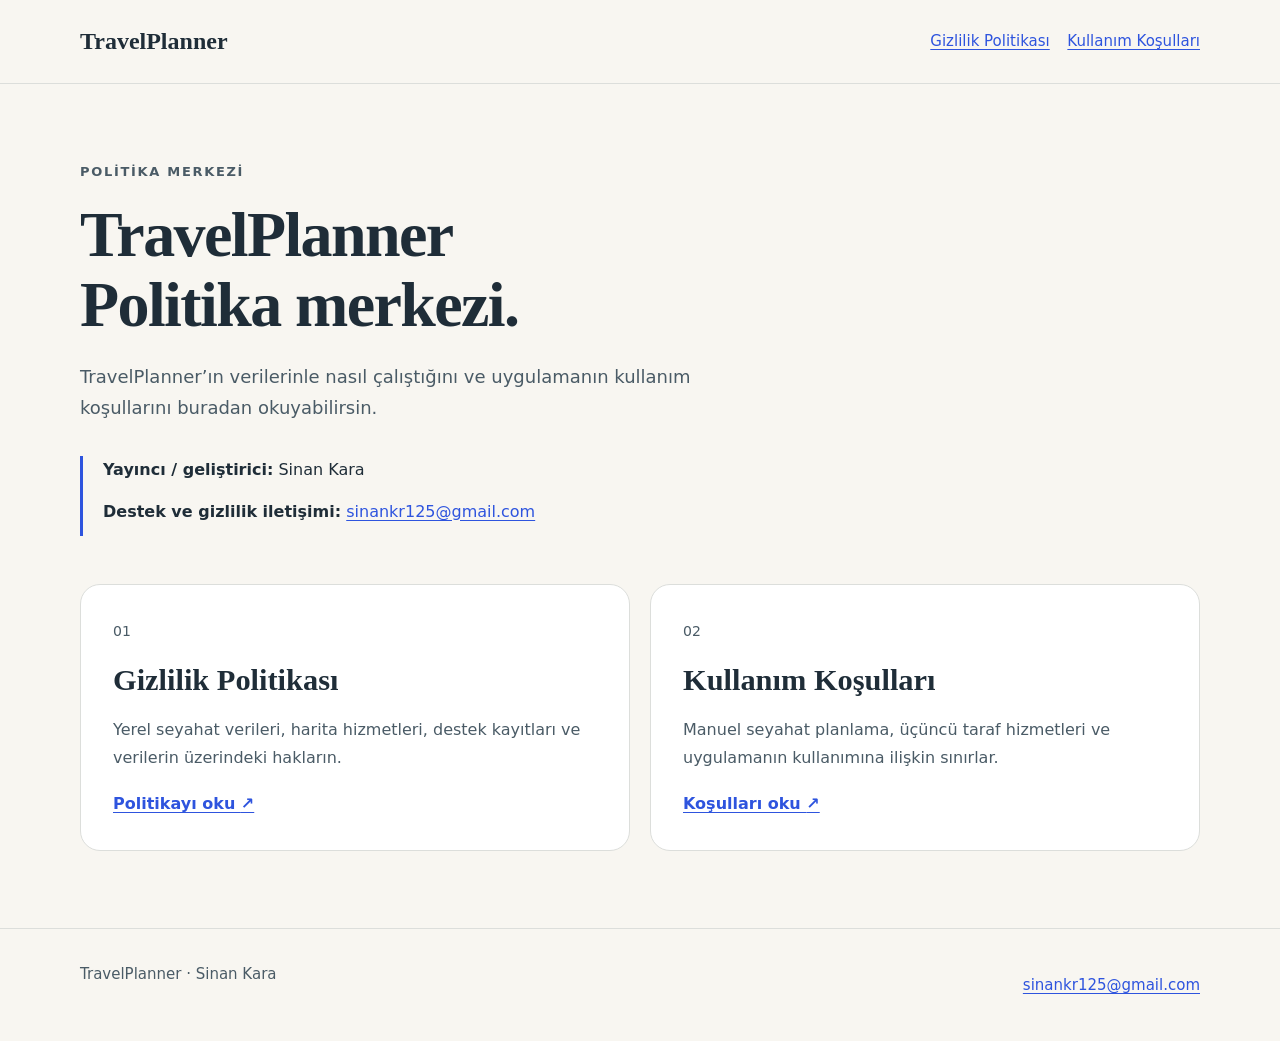
<file: index.html>
<!doctype html>
<html lang="tr">
<head>
  <meta charset="utf-8">
  <meta name="viewport" content="width=device-width, initial-scale=1">
  <meta name="description" content="TravelPlanner gizlilik politikası, kullanım koşulları ve yayıncı iletişim bilgileri.">
  <meta http-equiv="Content-Security-Policy" content="default-src 'none'; style-src 'self'; base-uri 'none'; form-action 'none'">
  <meta name="referrer" content="no-referrer">
  <title>Politika merkezi · TravelPlanner</title>
  <link rel="stylesheet" href="styles.css">
</head>
<body>
  <a class="skip-link" href="#icerik">İçeriğe geç</a>
  <header class="site-header">
    <div class="container header-inner">
      <a class="brand" href="./" aria-label="TravelPlanner politika merkezi">TravelPlanner</a>
      <nav class="site-nav" aria-label="Ana gezinme">
        <a href="privacy/">Gizlilik Politikası</a>
        <a href="terms/">Kullanım Koşulları</a>
      </nav>
    </div>
  </header>
  <main id="icerik" class="container" tabindex="-1">
    <p class="eyebrow">Politika merkezi</p>
    <h1>TravelPlanner<br>Politika merkezi.</h1>
    <p class="intro">TravelPlanner’ın verilerinle nasıl çalıştığını ve uygulamanın kullanım koşullarını buradan okuyabilirsin.</p>
    <address class="identity">
      <p><strong>Yayıncı / geliştirici:</strong> Sinan Kara</p>
      <p><strong>Destek ve gizlilik iletişimi:</strong> <a href="mailto:sinankr125@gmail.com">sinankr125@gmail.com</a></p>
    </address>
    <div class="policy-cards">
      <a class="policy-card" href="privacy/" aria-labelledby="privacy-card-title" aria-describedby="privacy-card-description">
        <span class="card-number" aria-hidden="true">01</span>
        <h2 id="privacy-card-title">Gizlilik Politikası</h2>
        <p id="privacy-card-description">Yerel seyahat verileri, harita hizmetleri, destek kayıtları ve verilerin üzerindeki hakların.</p>
        <span class="card-action">Politikayı oku <span aria-hidden="true">↗</span></span>
      </a>
      <a class="policy-card" href="terms/" aria-labelledby="terms-card-title" aria-describedby="terms-card-description">
        <span class="card-number" aria-hidden="true">02</span>
        <h2 id="terms-card-title">Kullanım Koşulları</h2>
        <p id="terms-card-description">Manuel seyahat planlama, üçüncü taraf hizmetleri ve uygulamanın kullanımına ilişkin sınırlar.</p>
        <span class="card-action">Koşulları oku <span aria-hidden="true">↗</span></span>
      </a>
    </div>
  </main>
  <footer class="site-footer">
    <div class="container footer-inner">
      <p>TravelPlanner · Sinan Kara</p>
      <a href="mailto:sinankr125@gmail.com">sinankr125@gmail.com</a>
    </div>
  </footer>
</body>
</html>
</file>
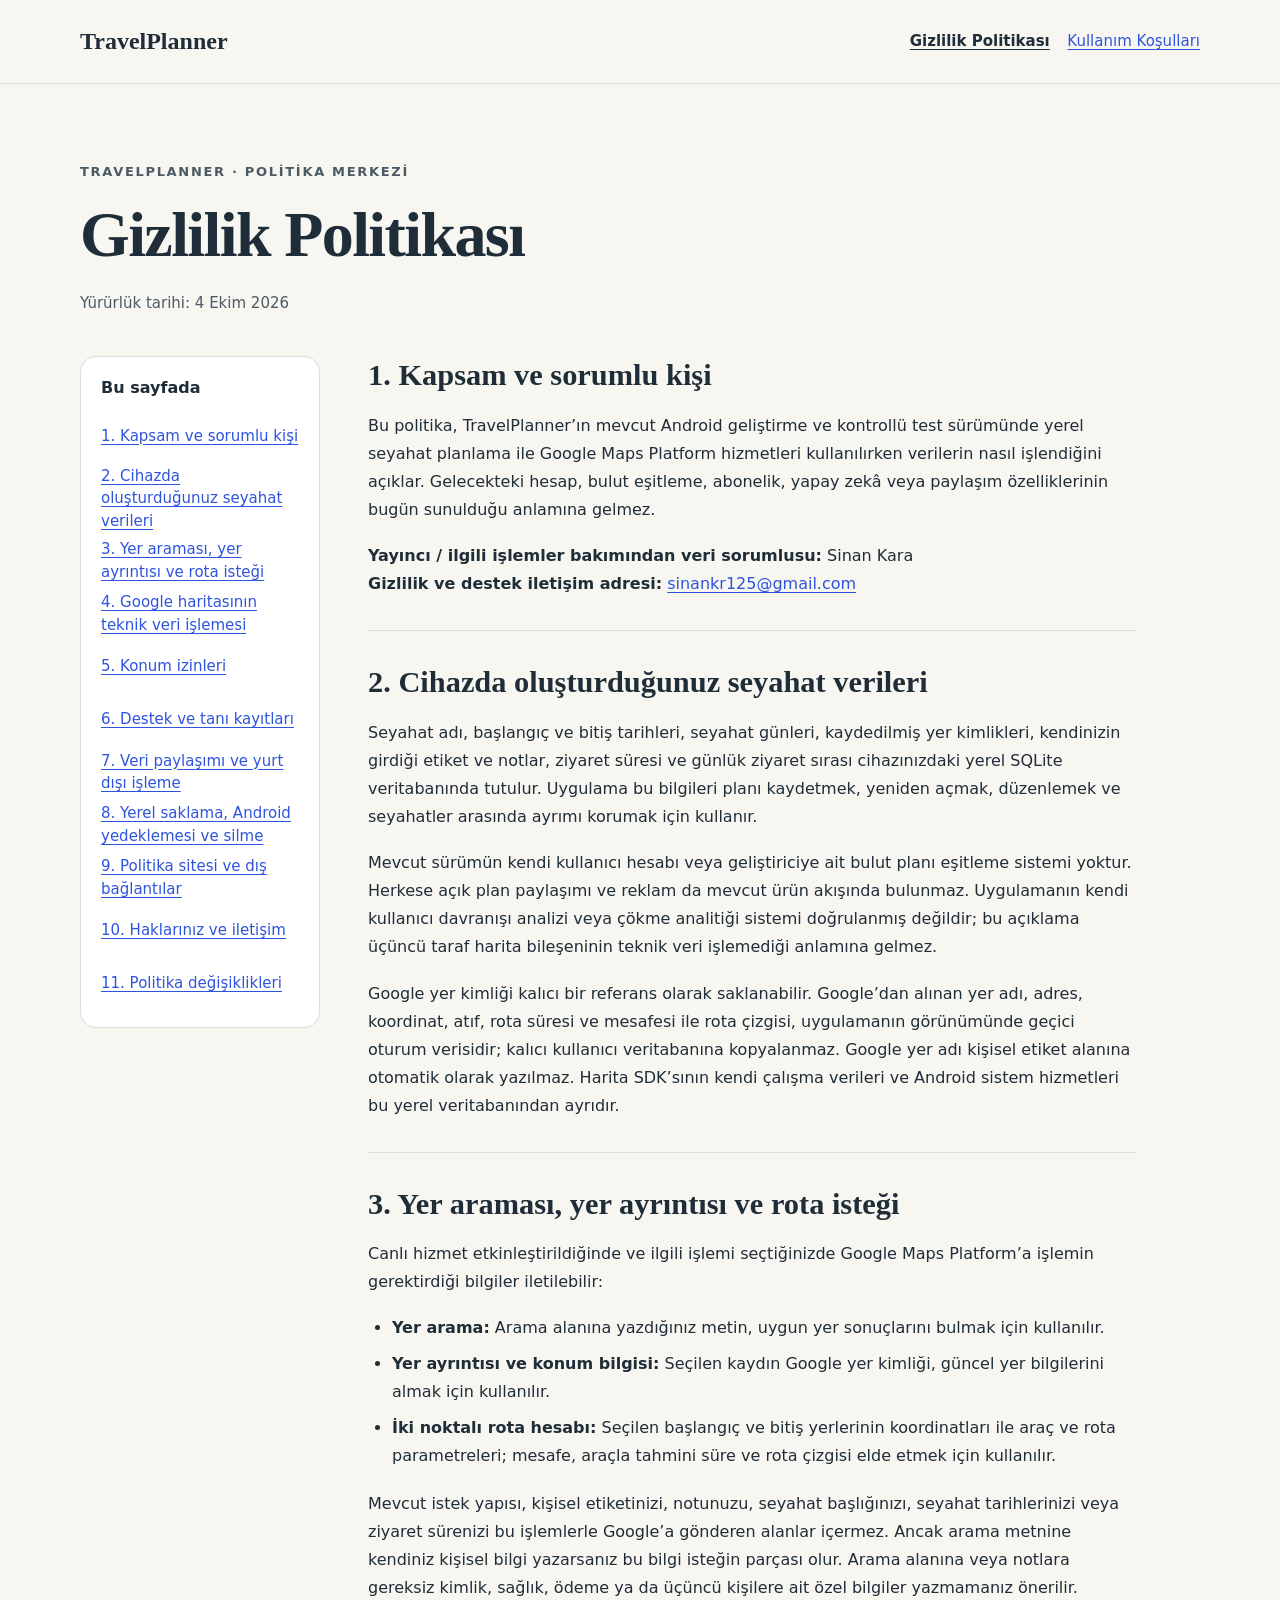
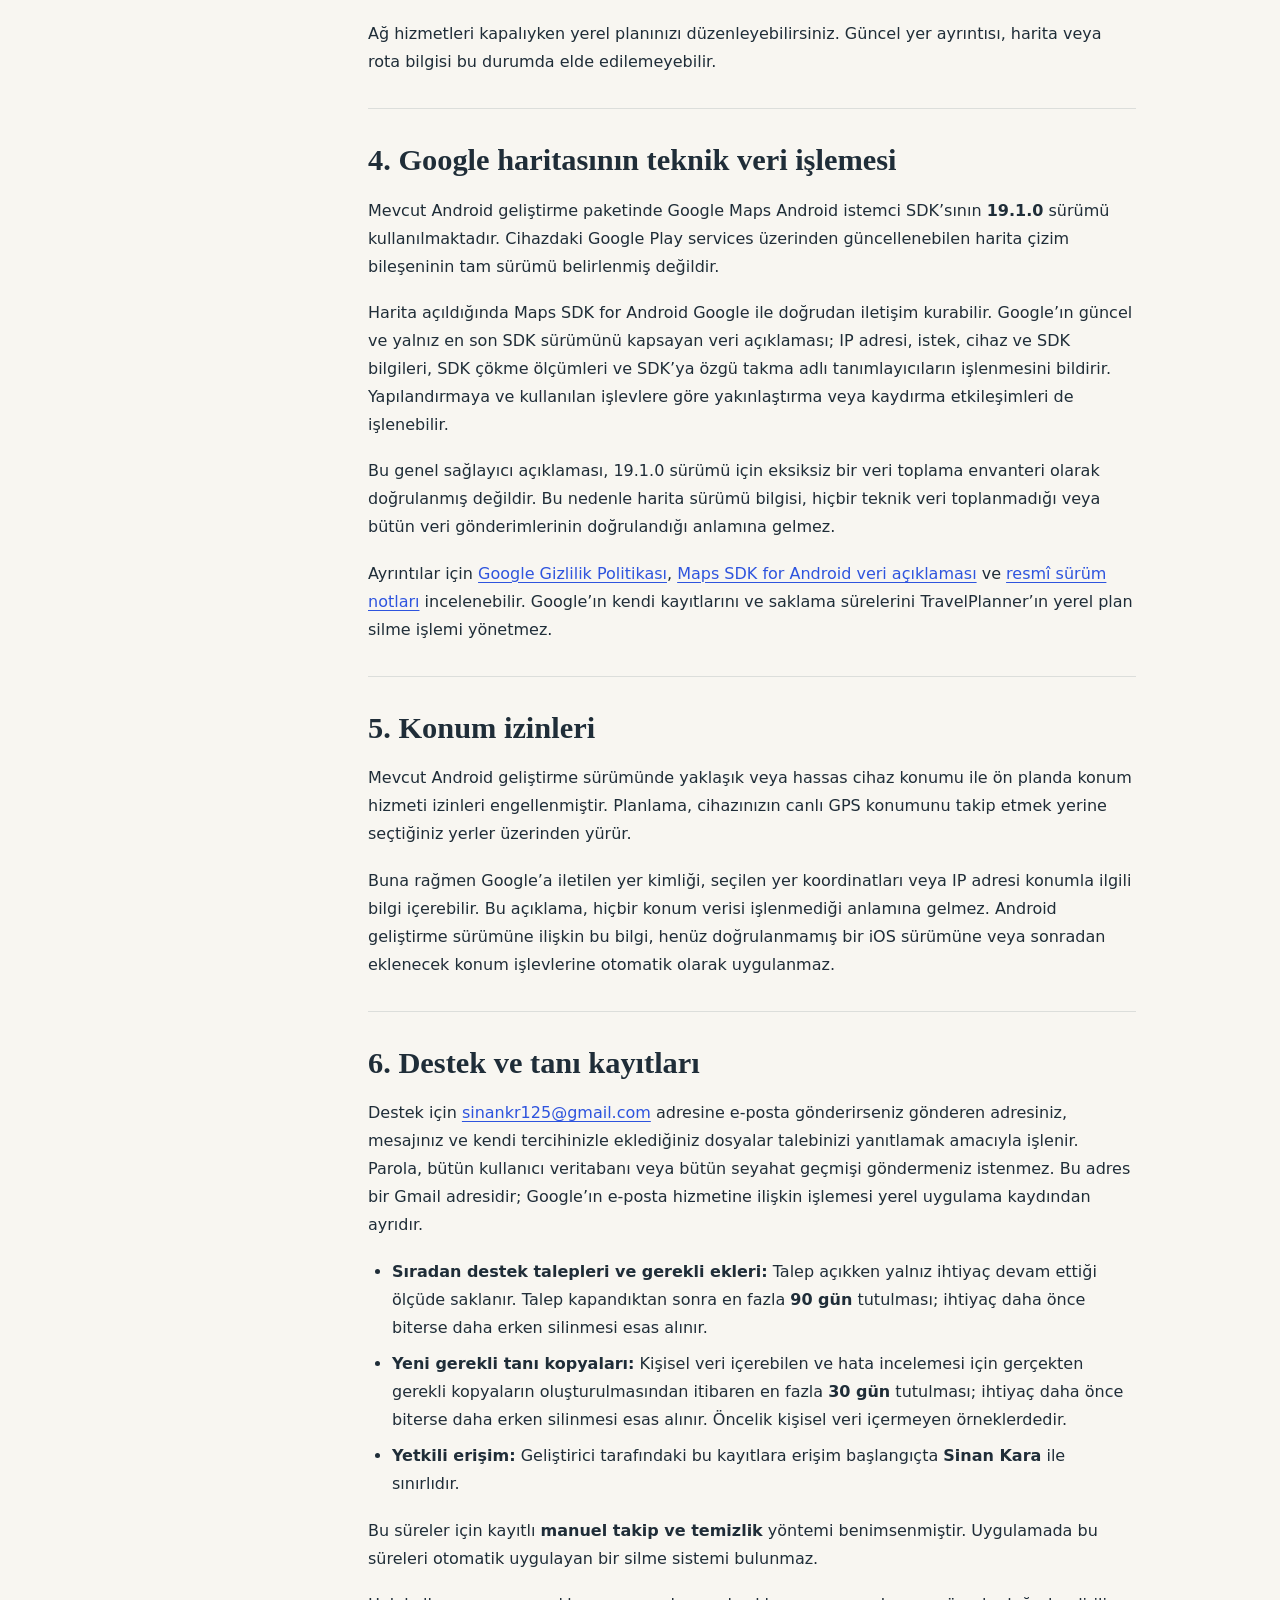
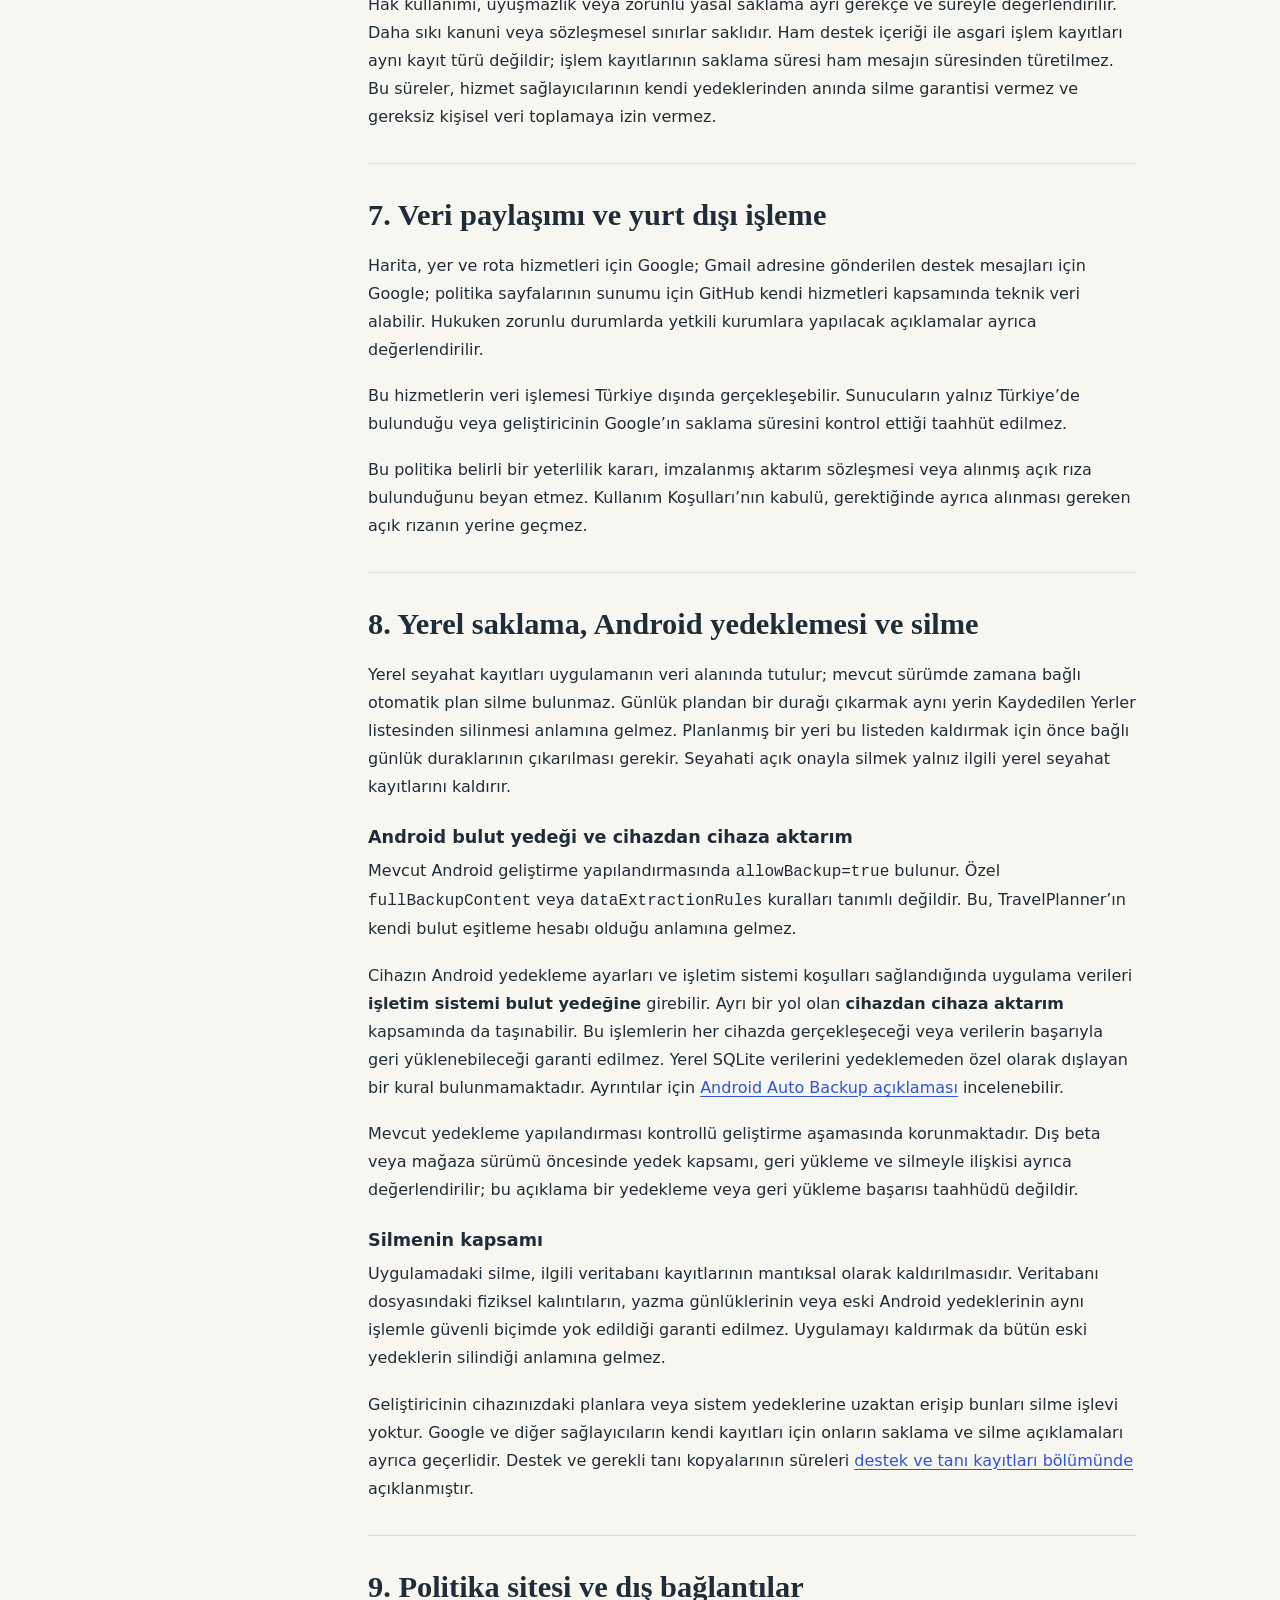
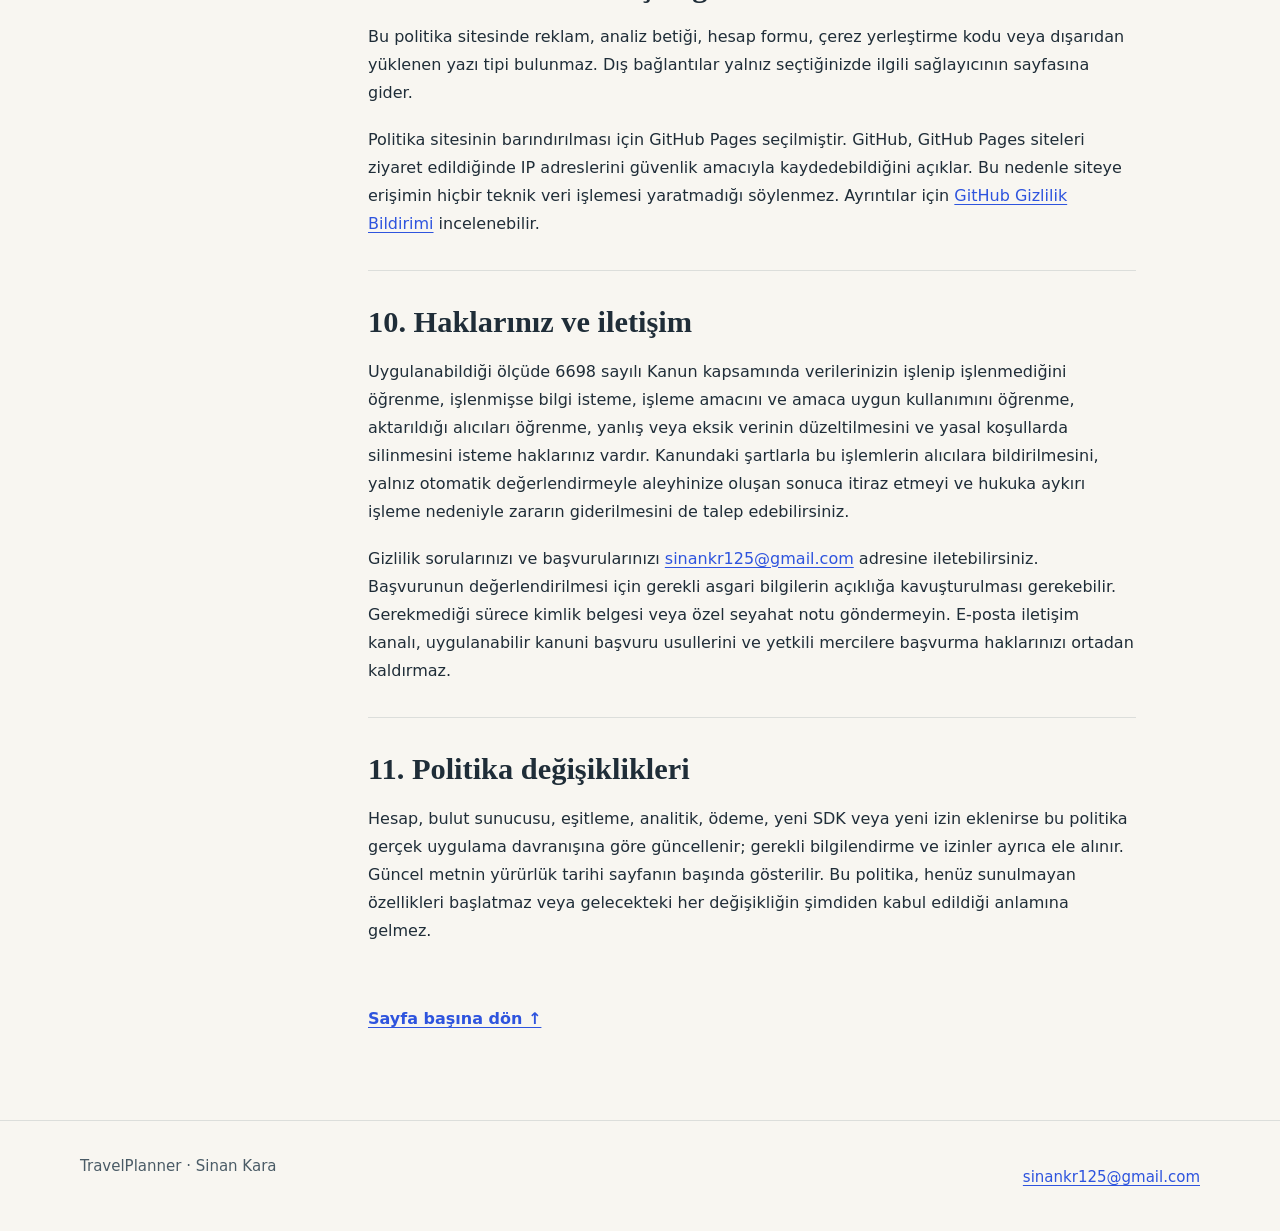
<file: privacy/index.html>
<!doctype html>
<html lang="tr">
<head>
  <meta charset="utf-8">
  <meta name="viewport" content="width=device-width, initial-scale=1">
  <meta name="description" content="TravelPlanner yerel seyahat verileri, Google hizmetleri, destek kayıtları, saklama ve kullanıcı hakları.">
  <meta http-equiv="Content-Security-Policy" content="default-src 'none'; style-src 'self'; base-uri 'none'; form-action 'none'">
  <meta name="referrer" content="no-referrer">
  <title>Gizlilik Politikası · TravelPlanner</title>
  <link rel="stylesheet" href="../styles.css">
</head>
<body id="sayfa-basi">
  <a class="skip-link" href="#icerik">İçeriğe geç</a>
  <header class="site-header">
    <div class="container header-inner">
      <a class="brand" href="../" aria-label="TravelPlanner politika merkezi">TravelPlanner</a>
      <nav class="site-nav" aria-label="Ana gezinme">
        <a href="../privacy/" aria-current="page">Gizlilik Politikası</a>
        <a href="../terms/">Kullanım Koşulları</a>
      </nav>
    </div>
  </header>
  <main id="icerik" class="container" tabindex="-1">
    <header class="document-header">
      <p class="eyebrow">TravelPlanner · Politika merkezi</p>
      <h1>Gizlilik Politikası</h1>
      <p class="effective">Yürürlük tarihi: <time datetime="2026-10-04">4 Ekim 2026</time></p>
    </header>
    <div class="document-layout">
      <nav class="toc" aria-labelledby="toc-title">
        <h2 id="toc-title">Bu sayfada</h2>
        <ol>
          <li><a href="#kapsam">1. Kapsam ve sorumlu kişi</a></li>
          <li><a href="#yerel-veriler">2. Cihazda oluşturduğunuz seyahat verileri</a></li>
          <li><a href="#google-istekleri">3. Yer araması, yer ayrıntısı ve rota isteği</a></li>
          <li><a href="#google-haritasi">4. Google haritasının teknik veri işlemesi</a></li>
          <li><a href="#konum">5. Konum izinleri</a></li>
          <li><a href="#destek-ve-saklama">6. Destek ve tanı kayıtları</a></li>
          <li><a href="#paylasim">7. Veri paylaşımı ve yurt dışı işleme</a></li>
          <li><a href="#yedekleme-ve-silme">8. Yerel saklama, Android yedeklemesi ve silme</a></li>
          <li><a href="#politika-sitesi">9. Politika sitesi ve dış bağlantılar</a></li>
          <li><a href="#haklar-ve-iletisim">10. Haklarınız ve iletişim</a></li>
          <li><a href="#politika-degisiklikleri">11. Politika değişiklikleri</a></li>
        </ol>
      </nav>
      <article class="document" aria-label="Gizlilik Politikası metni">
<section id="kapsam" aria-labelledby="kapsam-title">
  <h2 id="kapsam-title">1. Kapsam ve sorumlu kişi</h2>
  <p>Bu politika, TravelPlanner’ın mevcut Android geliştirme ve kontrollü test sürümünde yerel seyahat planlama ile Google Maps Platform hizmetleri kullanılırken verilerin nasıl işlendiğini açıklar. Gelecekteki hesap, bulut eşitleme, abonelik, yapay zekâ veya paylaşım özelliklerinin bugün sunulduğu anlamına gelmez.</p>
  <p><strong>Yayıncı / ilgili işlemler bakımından veri sorumlusu:</strong> Sinan Kara<br><strong>Gizlilik ve destek iletişim adresi:</strong> <a href="mailto:sinankr125@gmail.com">sinankr125@gmail.com</a></p>
</section>

<section id="yerel-veriler" aria-labelledby="yerel-veriler-title">
  <h2 id="yerel-veriler-title">2. Cihazda oluşturduğunuz seyahat verileri</h2>
  <p>Seyahat adı, başlangıç ve bitiş tarihleri, seyahat günleri, kaydedilmiş yer kimlikleri, kendinizin girdiği etiket ve notlar, ziyaret süresi ve günlük ziyaret sırası cihazınızdaki yerel SQLite veritabanında tutulur. Uygulama bu bilgileri planı kaydetmek, yeniden açmak, düzenlemek ve seyahatler arasında ayrımı korumak için kullanır.</p>
  <p>Mevcut sürümün kendi kullanıcı hesabı veya geliştiriciye ait bulut planı eşitleme sistemi yoktur. Herkese açık plan paylaşımı ve reklam da mevcut ürün akışında bulunmaz. Uygulamanın kendi kullanıcı davranışı analizi veya çökme analitiği sistemi doğrulanmış değildir; bu açıklama üçüncü taraf harita bileşeninin teknik veri işlemediği anlamına gelmez.</p>
  <p>Google yer kimliği kalıcı bir referans olarak saklanabilir. Google’dan alınan yer adı, adres, koordinat, atıf, rota süresi ve mesafesi ile rota çizgisi, uygulamanın görünümünde geçici oturum verisidir; kalıcı kullanıcı veritabanına kopyalanmaz. Google yer adı kişisel etiket alanına otomatik olarak yazılmaz. Harita SDK’sının kendi çalışma verileri ve Android sistem hizmetleri bu yerel veritabanından ayrıdır.</p>
</section>

<section id="google-istekleri" aria-labelledby="google-istekleri-title">
  <h2 id="google-istekleri-title">3. Yer araması, yer ayrıntısı ve rota isteği</h2>
  <p>Canlı hizmet etkinleştirildiğinde ve ilgili işlemi seçtiğinizde Google Maps Platform’a işlemin gerektirdiği bilgiler iletilebilir:</p>
  <ul>
    <li><strong>Yer arama:</strong> Arama alanına yazdığınız metin, uygun yer sonuçlarını bulmak için kullanılır.</li>
    <li><strong>Yer ayrıntısı ve konum bilgisi:</strong> Seçilen kaydın Google yer kimliği, güncel yer bilgilerini almak için kullanılır.</li>
    <li><strong>İki noktalı rota hesabı:</strong> Seçilen başlangıç ve bitiş yerlerinin koordinatları ile araç ve rota parametreleri; mesafe, araçla tahmini süre ve rota çizgisi elde etmek için kullanılır.</li>
  </ul>
  <p>Mevcut istek yapısı, kişisel etiketinizi, notunuzu, seyahat başlığınızı, seyahat tarihlerinizi veya ziyaret sürenizi bu işlemlerle Google’a gönderen alanlar içermez. Ancak arama metnine kendiniz kişisel bilgi yazarsanız bu bilgi isteğin parçası olur. Arama alanına veya notlara gereksiz kimlik, sağlık, ödeme ya da üçüncü kişilere ait özel bilgiler yazmamanız önerilir.</p>
  <p>Ağ hizmetleri kapalıyken yerel planınızı düzenleyebilirsiniz. Güncel yer ayrıntısı, harita veya rota bilgisi bu durumda elde edilemeyebilir.</p>
</section>

<section id="google-haritasi" aria-labelledby="google-haritasi-title">
  <h2 id="google-haritasi-title">4. Google haritasının teknik veri işlemesi</h2>
  <p>Mevcut Android geliştirme paketinde Google Maps Android istemci SDK’sının <strong>19.1.0</strong> sürümü kullanılmaktadır. Cihazdaki Google Play services üzerinden güncellenebilen harita çizim bileşeninin tam sürümü belirlenmiş değildir.</p>
  <p>Harita açıldığında Maps SDK for Android Google ile doğrudan iletişim kurabilir. Google’ın güncel ve yalnız en son SDK sürümünü kapsayan veri açıklaması; IP adresi, istek, cihaz ve SDK bilgileri, SDK çökme ölçümleri ve SDK’ya özgü takma adlı tanımlayıcıların işlenmesini bildirir. Yapılandırmaya ve kullanılan işlevlere göre yakınlaştırma veya kaydırma etkileşimleri de işlenebilir.</p>
  <p>Bu genel sağlayıcı açıklaması, 19.1.0 sürümü için eksiksiz bir veri toplama envanteri olarak doğrulanmış değildir. Bu nedenle harita sürümü bilgisi, hiçbir teknik veri toplanmadığı veya bütün veri gönderimlerinin doğrulandığı anlamına gelmez.</p>
  <p>Ayrıntılar için <a href="https://policies.google.com/privacy?hl=tr">Google Gizlilik Politikası</a>, <a href="https://developers.google.com/maps/documentation/android-sdk/play-data-disclosure">Maps SDK for Android veri açıklaması</a> ve <a href="https://developers.google.com/maps/documentation/android-sdk/release-notes">resmî sürüm notları</a> incelenebilir. Google’ın kendi kayıtlarını ve saklama sürelerini TravelPlanner’ın yerel plan silme işlemi yönetmez.</p>
</section>

<section id="konum" aria-labelledby="konum-title">
  <h2 id="konum-title">5. Konum izinleri</h2>
  <p>Mevcut Android geliştirme sürümünde yaklaşık veya hassas cihaz konumu ile ön planda konum hizmeti izinleri engellenmiştir. Planlama, cihazınızın canlı GPS konumunu takip etmek yerine seçtiğiniz yerler üzerinden yürür.</p>
  <p>Buna rağmen Google’a iletilen yer kimliği, seçilen yer koordinatları veya IP adresi konumla ilgili bilgi içerebilir. Bu açıklama, hiçbir konum verisi işlenmediği anlamına gelmez. Android geliştirme sürümüne ilişkin bu bilgi, henüz doğrulanmamış bir iOS sürümüne veya sonradan eklenecek konum işlevlerine otomatik olarak uygulanmaz.</p>
</section>

<section id="destek-ve-saklama" aria-labelledby="destek-ve-saklama-title">
  <h2 id="destek-ve-saklama-title">6. Destek ve tanı kayıtları</h2>
  <p>Destek için <a href="mailto:sinankr125@gmail.com">sinankr125@gmail.com</a> adresine e-posta gönderirseniz gönderen adresiniz, mesajınız ve kendi tercihinizle eklediğiniz dosyalar talebinizi yanıtlamak amacıyla işlenir. Parola, bütün kullanıcı veritabanı veya bütün seyahat geçmişi göndermeniz istenmez. Bu adres bir Gmail adresidir; Google’ın e-posta hizmetine ilişkin işlemesi yerel uygulama kaydından ayrıdır.</p>
  <ul>
    <li><strong>Sıradan destek talepleri ve gerekli ekleri:</strong> Talep açıkken yalnız ihtiyaç devam ettiği ölçüde saklanır. Talep kapandıktan sonra en fazla <strong>90 gün</strong> tutulması; ihtiyaç daha önce biterse daha erken silinmesi esas alınır.</li>
    <li><strong>Yeni gerekli tanı kopyaları:</strong> Kişisel veri içerebilen ve hata incelemesi için gerçekten gerekli kopyaların oluşturulmasından itibaren en fazla <strong>30 gün</strong> tutulması; ihtiyaç daha önce biterse daha erken silinmesi esas alınır. Öncelik kişisel veri içermeyen örneklerdedir.</li>
    <li><strong>Yetkili erişim:</strong> Geliştirici tarafındaki bu kayıtlara erişim başlangıçta <strong>Sinan Kara</strong> ile sınırlıdır.</li>
  </ul>
  <p>Bu süreler için kayıtlı <strong>manuel takip ve temizlik</strong> yöntemi benimsenmiştir. Uygulamada bu süreleri otomatik uygulayan bir silme sistemi bulunmaz.</p>
  <p>Hak kullanımı, uyuşmazlık veya zorunlu yasal saklama ayrı gerekçe ve süreyle değerlendirilir. Daha sıkı kanuni veya sözleşmesel sınırlar saklıdır. Ham destek içeriği ile asgari işlem kayıtları aynı kayıt türü değildir; işlem kayıtlarının saklama süresi ham mesajın süresinden türetilmez. Bu süreler, hizmet sağlayıcılarının kendi yedeklerinden anında silme garantisi vermez ve gereksiz kişisel veri toplamaya izin vermez.</p>
</section>

<section id="paylasim" aria-labelledby="paylasim-title">
  <h2 id="paylasim-title">7. Veri paylaşımı ve yurt dışı işleme</h2>
  <p>Harita, yer ve rota hizmetleri için Google; Gmail adresine gönderilen destek mesajları için Google; politika sayfalarının sunumu için GitHub kendi hizmetleri kapsamında teknik veri alabilir. Hukuken zorunlu durumlarda yetkili kurumlara yapılacak açıklamalar ayrıca değerlendirilir.</p>
  <p>Bu hizmetlerin veri işlemesi Türkiye dışında gerçekleşebilir. Sunucuların yalnız Türkiye’de bulunduğu veya geliştiricinin Google’ın saklama süresini kontrol ettiği taahhüt edilmez.</p>
  <p>Bu politika belirli bir yeterlilik kararı, imzalanmış aktarım sözleşmesi veya alınmış açık rıza bulunduğunu beyan etmez. Kullanım Koşulları’nın kabulü, gerektiğinde ayrıca alınması gereken açık rızanın yerine geçmez.</p>
</section>

<section id="yedekleme-ve-silme" aria-labelledby="yedekleme-ve-silme-title">
  <h2 id="yedekleme-ve-silme-title">8. Yerel saklama, Android yedeklemesi ve silme</h2>
  <p>Yerel seyahat kayıtları uygulamanın veri alanında tutulur; mevcut sürümde zamana bağlı otomatik plan silme bulunmaz. Günlük plandan bir durağı çıkarmak aynı yerin Kaydedilen Yerler listesinden silinmesi anlamına gelmez. Planlanmış bir yeri bu listeden kaldırmak için önce bağlı günlük duraklarının çıkarılması gerekir. Seyahati açık onayla silmek yalnız ilgili yerel seyahat kayıtlarını kaldırır.</p>
  <h3>Android bulut yedeği ve cihazdan cihaza aktarım</h3>
  <p>Mevcut Android geliştirme yapılandırmasında <code>allowBackup=true</code> bulunur. Özel <code>fullBackupContent</code> veya <code>dataExtractionRules</code> kuralları tanımlı değildir. Bu, TravelPlanner’ın kendi bulut eşitleme hesabı olduğu anlamına gelmez.</p>
  <p>Cihazın Android yedekleme ayarları ve işletim sistemi koşulları sağlandığında uygulama verileri <strong>işletim sistemi bulut yedeğine</strong> girebilir. Ayrı bir yol olan <strong>cihazdan cihaza aktarım</strong> kapsamında da taşınabilir. Bu işlemlerin her cihazda gerçekleşeceği veya verilerin başarıyla geri yüklenebileceği garanti edilmez. Yerel SQLite verilerini yedeklemeden özel olarak dışlayan bir kural bulunmamaktadır. Ayrıntılar için <a href="https://developer.android.com/identity/data/autobackup">Android Auto Backup açıklaması</a> incelenebilir.</p>
  <p>Mevcut yedekleme yapılandırması kontrollü geliştirme aşamasında korunmaktadır. Dış beta veya mağaza sürümü öncesinde yedek kapsamı, geri yükleme ve silmeyle ilişkisi ayrıca değerlendirilir; bu açıklama bir yedekleme veya geri yükleme başarısı taahhüdü değildir.</p>
  <h3>Silmenin kapsamı</h3>
  <p>Uygulamadaki silme, ilgili veritabanı kayıtlarının mantıksal olarak kaldırılmasıdır. Veritabanı dosyasındaki fiziksel kalıntıların, yazma günlüklerinin veya eski Android yedeklerinin aynı işlemle güvenli biçimde yok edildiği garanti edilmez. Uygulamayı kaldırmak da bütün eski yedeklerin silindiği anlamına gelmez.</p>
  <p>Geliştiricinin cihazınızdaki planlara veya sistem yedeklerine uzaktan erişip bunları silme işlevi yoktur. Google ve diğer sağlayıcıların kendi kayıtları için onların saklama ve silme açıklamaları ayrıca geçerlidir. Destek ve gerekli tanı kopyalarının süreleri <a href="#destek-ve-saklama">destek ve tanı kayıtları bölümünde</a> açıklanmıştır.</p>
</section>

<section id="politika-sitesi" aria-labelledby="politika-sitesi-title">
  <h2 id="politika-sitesi-title">9. Politika sitesi ve dış bağlantılar</h2>
  <p>Bu politika sitesinde reklam, analiz betiği, hesap formu, çerez yerleştirme kodu veya dışarıdan yüklenen yazı tipi bulunmaz. Dış bağlantılar yalnız seçtiğinizde ilgili sağlayıcının sayfasına gider.</p>
  <p>Politika sitesinin barındırılması için GitHub Pages seçilmiştir. GitHub, GitHub Pages siteleri ziyaret edildiğinde IP adreslerini güvenlik amacıyla kaydedebildiğini açıklar. Bu nedenle siteye erişimin hiçbir teknik veri işlemesi yaratmadığı söylenmez. Ayrıntılar için <a href="https://docs.github.com/en/site-policy/privacy-policies/github-general-privacy-statement">GitHub Gizlilik Bildirimi</a> incelenebilir.</p>
</section>

<section id="haklar-ve-iletisim" aria-labelledby="haklar-ve-iletisim-title">
  <h2 id="haklar-ve-iletisim-title">10. Haklarınız ve iletişim</h2>
  <p>Uygulanabildiği ölçüde 6698 sayılı Kanun kapsamında verilerinizin işlenip işlenmediğini öğrenme, işlenmişse bilgi isteme, işleme amacını ve amaca uygun kullanımını öğrenme, aktarıldığı alıcıları öğrenme, yanlış veya eksik verinin düzeltilmesini ve yasal koşullarda silinmesini isteme haklarınız vardır. Kanundaki şartlarla bu işlemlerin alıcılara bildirilmesini, yalnız otomatik değerlendirmeyle aleyhinize oluşan sonuca itiraz etmeyi ve hukuka aykırı işleme nedeniyle zararın giderilmesini de talep edebilirsiniz.</p>
  <p>Gizlilik sorularınızı ve başvurularınızı <a href="mailto:sinankr125@gmail.com">sinankr125@gmail.com</a> adresine iletebilirsiniz. Başvurunun değerlendirilmesi için gerekli asgari bilgilerin açıklığa kavuşturulması gerekebilir. Gerekmediği sürece kimlik belgesi veya özel seyahat notu göndermeyin. E-posta iletişim kanalı, uygulanabilir kanuni başvuru usullerini ve yetkili mercilere başvurma haklarınızı ortadan kaldırmaz.</p>
</section>

<section id="politika-degisiklikleri" aria-labelledby="politika-degisiklikleri-title">
  <h2 id="politika-degisiklikleri-title">11. Politika değişiklikleri</h2>
  <p>Hesap, bulut sunucusu, eşitleme, analitik, ödeme, yeni SDK veya yeni izin eklenirse bu politika gerçek uygulama davranışına göre güncellenir; gerekli bilgilendirme ve izinler ayrıca ele alınır. Güncel metnin yürürlük tarihi sayfanın başında gösterilir. Bu politika, henüz sunulmayan özellikleri başlatmaz veya gelecekteki her değişikliğin şimdiden kabul edildiği anlamına gelmez.</p>
</section>

        <a class="back-top" href="#sayfa-basi">Sayfa başına dön ↑</a>
      </article>
    </div>
  </main>
  <footer class="site-footer">
    <div class="container footer-inner">
      <p>TravelPlanner · Sinan Kara</p>
      <a href="mailto:sinankr125@gmail.com">sinankr125@gmail.com</a>
    </div>
  </footer>
</body>
</html>
</file>
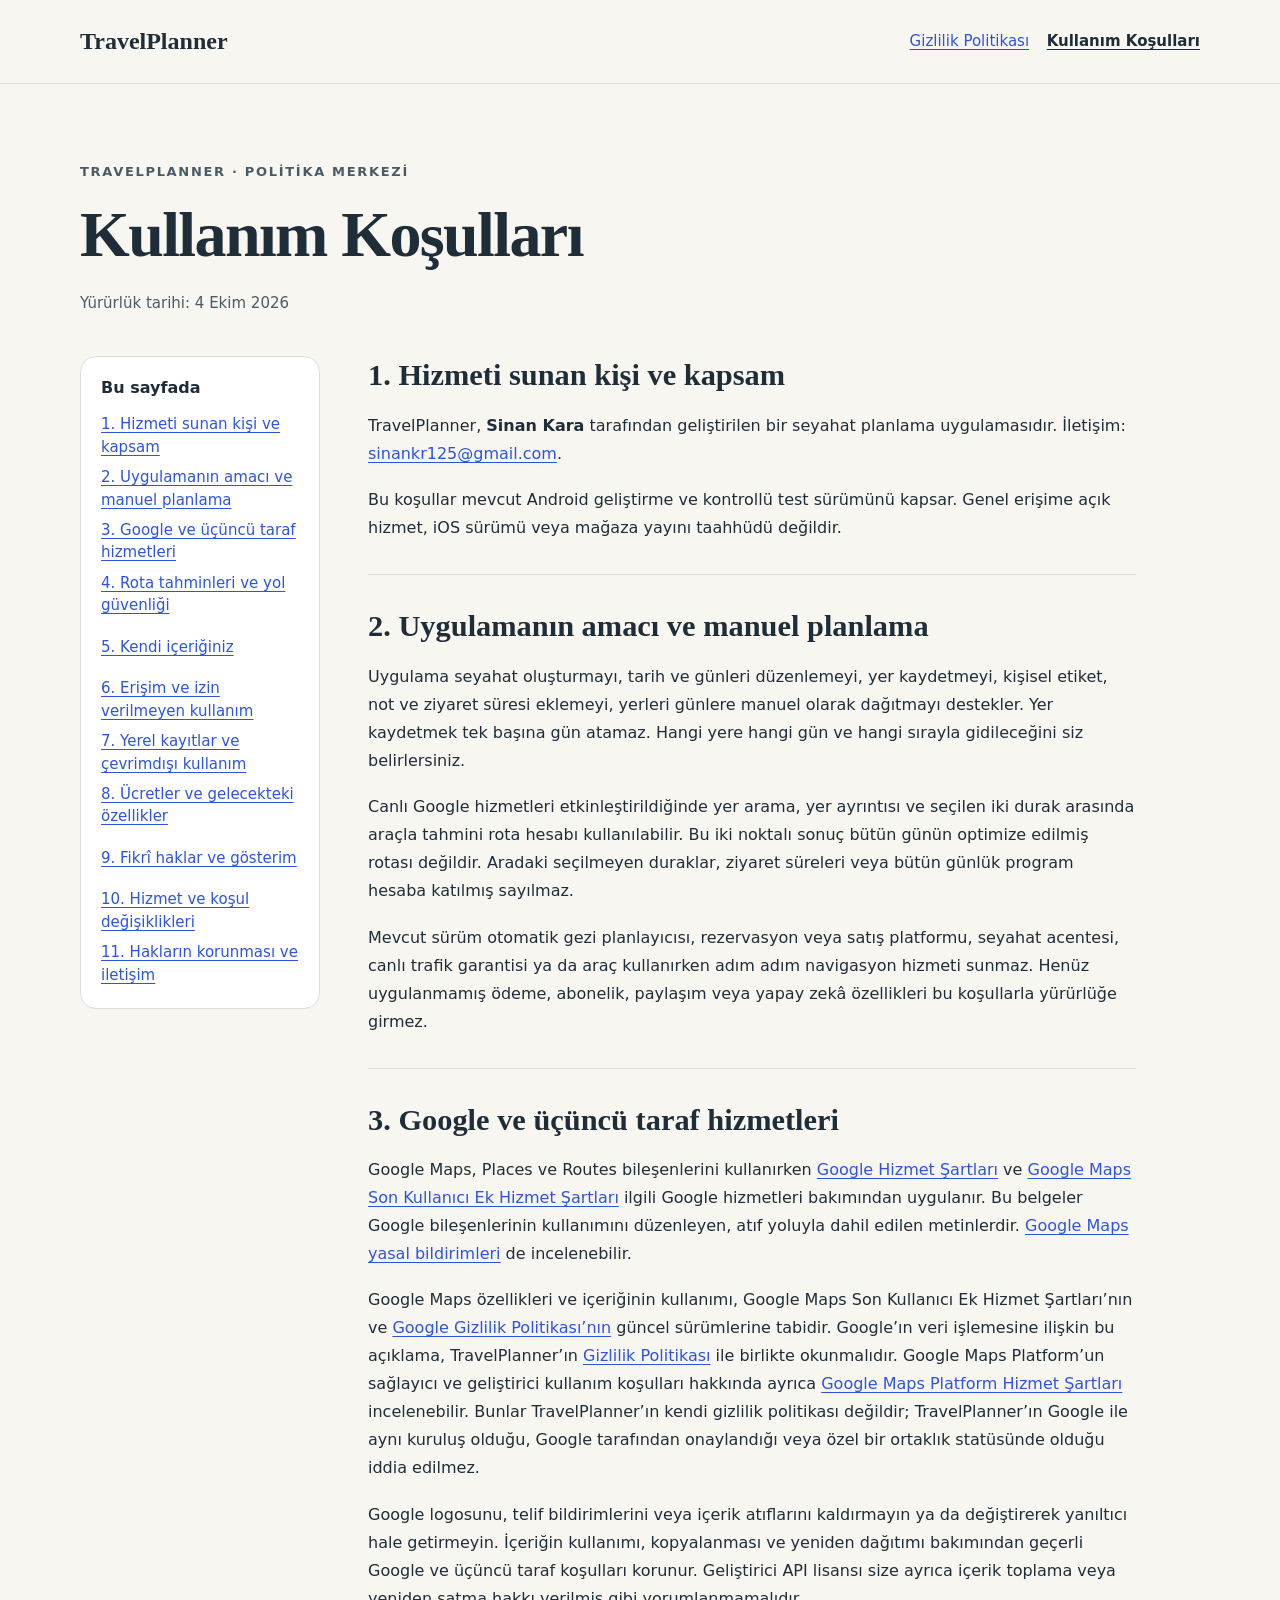
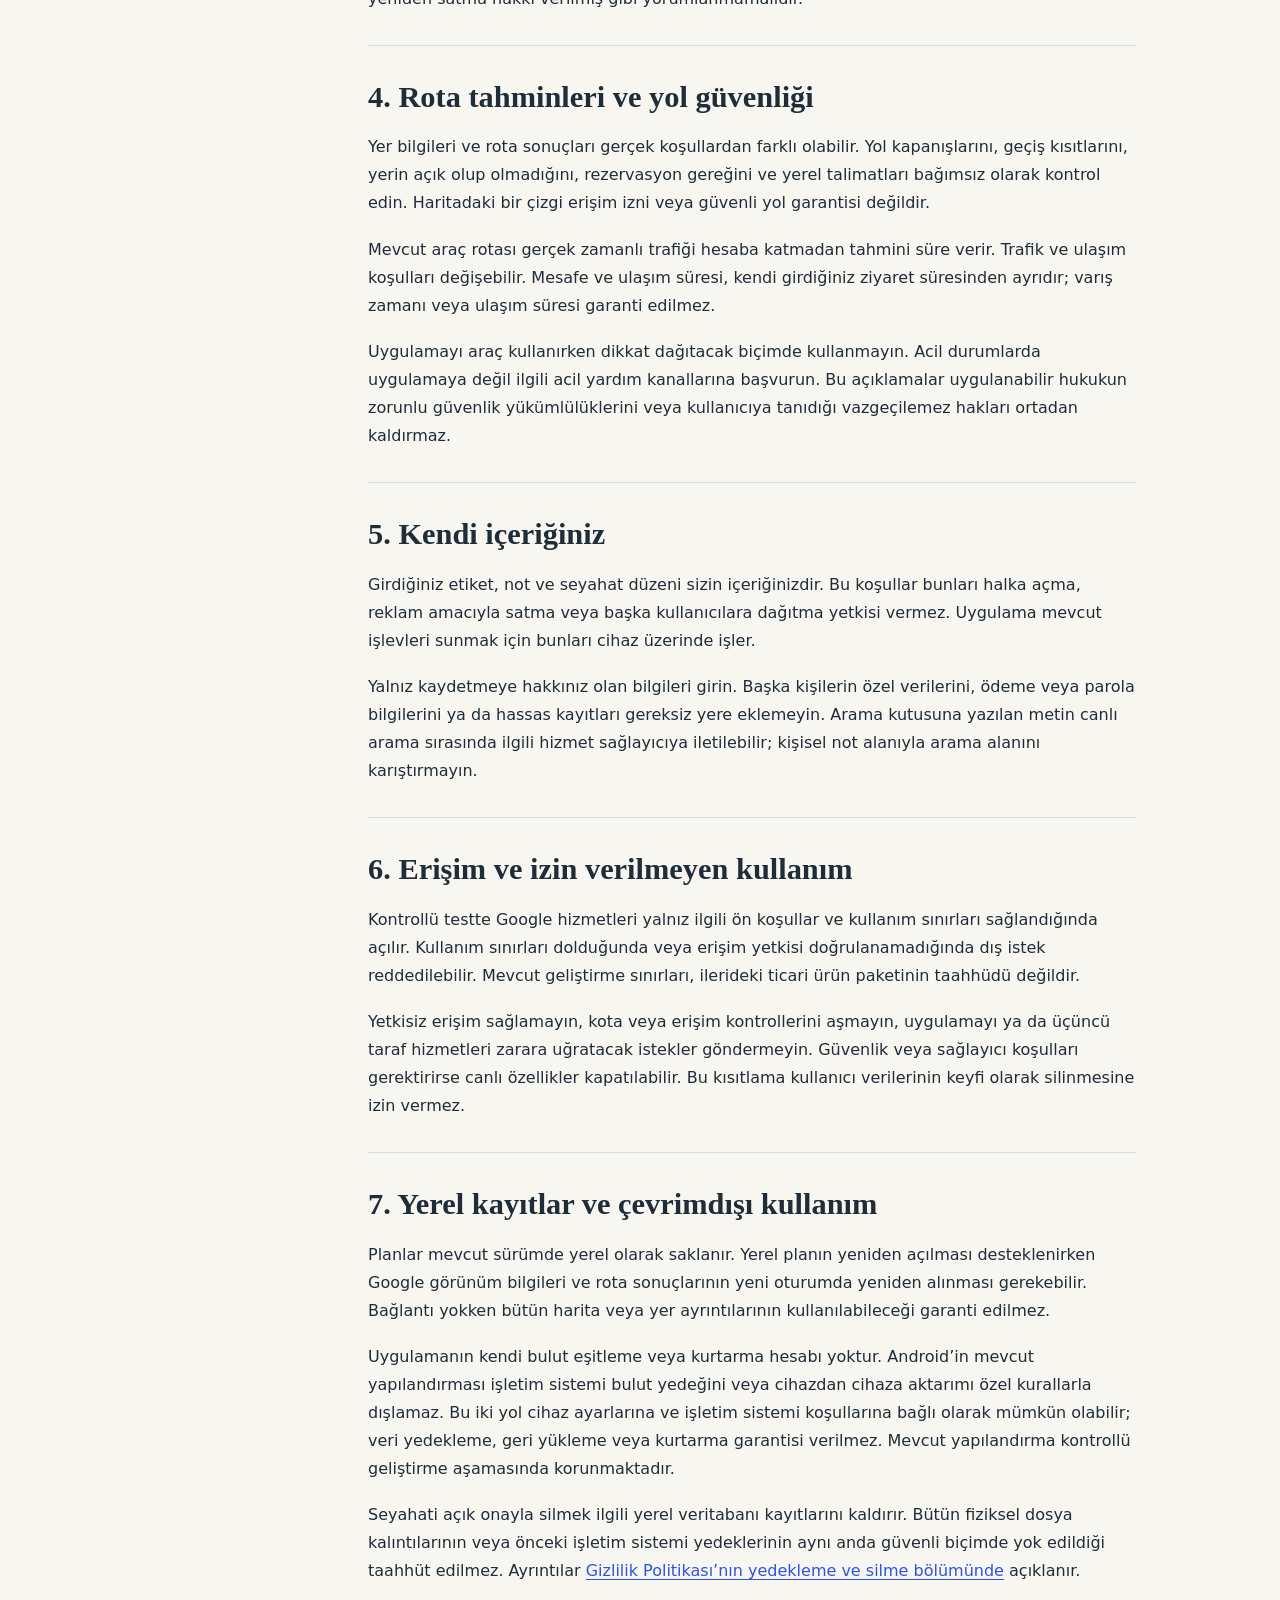
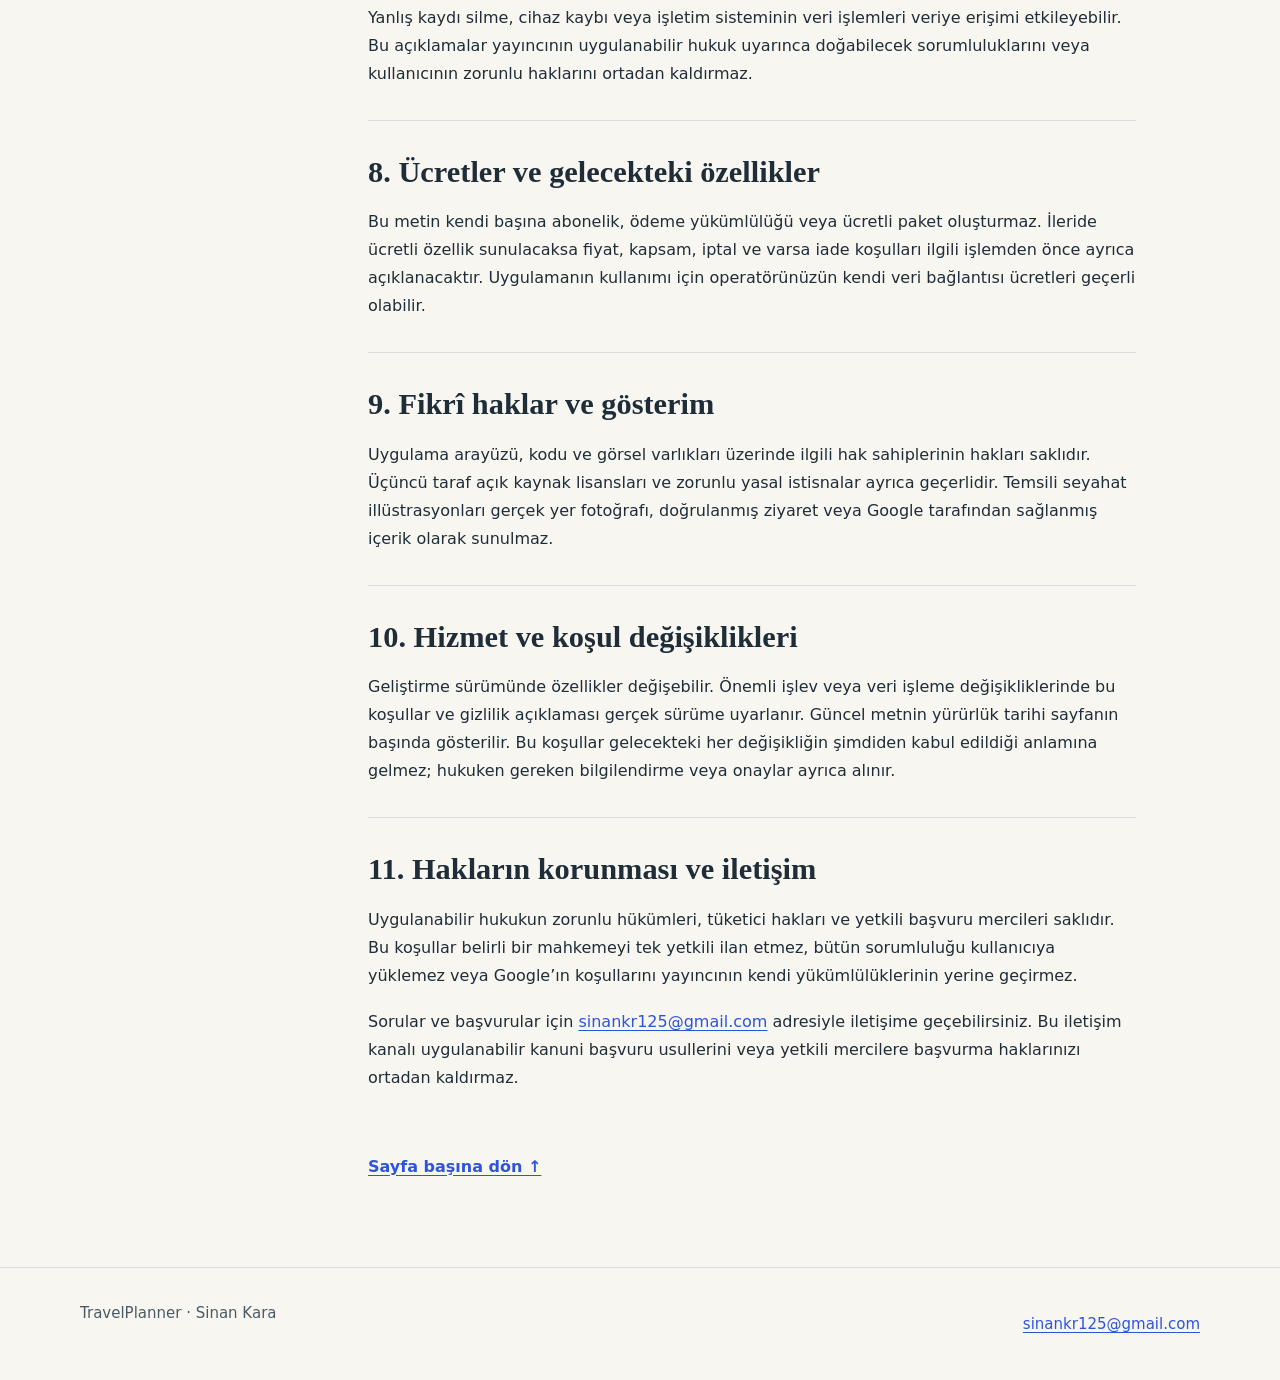
<file: terms/index.html>
<!doctype html>
<html lang="tr">
<head>
  <meta charset="utf-8">
  <meta name="viewport" content="width=device-width, initial-scale=1">
  <meta name="description" content="TravelPlanner manuel seyahat planlama, harita ve rota hizmetleri ile uygulamanın kullanım koşulları.">
  <meta http-equiv="Content-Security-Policy" content="default-src 'none'; style-src 'self'; base-uri 'none'; form-action 'none'">
  <meta name="referrer" content="no-referrer">
  <title>Kullanım Koşulları · TravelPlanner</title>
  <link rel="stylesheet" href="../styles.css">
</head>
<body id="sayfa-basi">
  <a class="skip-link" href="#icerik">İçeriğe geç</a>
  <header class="site-header">
    <div class="container header-inner">
      <a class="brand" href="../" aria-label="TravelPlanner politika merkezi">TravelPlanner</a>
      <nav class="site-nav" aria-label="Ana gezinme">
        <a href="../privacy/">Gizlilik Politikası</a>
        <a href="../terms/" aria-current="page">Kullanım Koşulları</a>
      </nav>
    </div>
  </header>
  <main id="icerik" class="container" tabindex="-1">
    <header class="document-header">
      <p class="eyebrow">TravelPlanner · Politika merkezi</p>
      <h1>Kullanım Koşulları</h1>
      <p class="effective">Yürürlük tarihi: <time datetime="2026-10-04">4 Ekim 2026</time></p>
    </header>
    <div class="document-layout">
      <nav class="toc" aria-labelledby="toc-title">
        <h2 id="toc-title">Bu sayfada</h2>
        <ol>
          <li><a href="#kapsam">1. Hizmeti sunan kişi ve kapsam</a></li>
          <li><a href="#manuel-planlama">2. Uygulamanın amacı ve manuel planlama</a></li>
          <li><a href="#google-hizmetleri">3. Google ve üçüncü taraf hizmetleri</a></li>
          <li><a href="#rota-ve-guvenlik">4. Rota tahminleri ve yol güvenliği</a></li>
          <li><a href="#kullanici-icerigi">5. Kendi içeriğiniz</a></li>
          <li><a href="#erisim-ve-kullanim">6. Erişim ve izin verilmeyen kullanım</a></li>
          <li><a href="#yerel-ve-cevrimdisi">7. Yerel kayıtlar ve çevrimdışı kullanım</a></li>
          <li><a href="#ucretler">8. Ücretler ve gelecekteki özellikler</a></li>
          <li><a href="#fikri-haklar">9. Fikrî haklar ve gösterim</a></li>
          <li><a href="#kosul-degisiklikleri">10. Hizmet ve koşul değişiklikleri</a></li>
          <li><a href="#haklar-ve-iletisim">11. Hakların korunması ve iletişim</a></li>
        </ol>
      </nav>
      <article class="document" aria-label="Kullanım Koşulları metni">
<section id="kapsam" aria-labelledby="kapsam-title">
  <h2 id="kapsam-title">1. Hizmeti sunan kişi ve kapsam</h2>
  <p>TravelPlanner, <strong>Sinan Kara</strong> tarafından geliştirilen bir seyahat planlama uygulamasıdır. İletişim: <a href="mailto:sinankr125@gmail.com">sinankr125@gmail.com</a>.</p>
  <p>Bu koşullar mevcut Android geliştirme ve kontrollü test sürümünü kapsar. Genel erişime açık hizmet, iOS sürümü veya mağaza yayını taahhüdü değildir.</p>
</section>

<section id="manuel-planlama" aria-labelledby="manuel-planlama-title">
  <h2 id="manuel-planlama-title">2. Uygulamanın amacı ve manuel planlama</h2>
  <p>Uygulama seyahat oluşturmayı, tarih ve günleri düzenlemeyi, yer kaydetmeyi, kişisel etiket, not ve ziyaret süresi eklemeyi, yerleri günlere manuel olarak dağıtmayı destekler. Yer kaydetmek tek başına gün atamaz. Hangi yere hangi gün ve hangi sırayla gidileceğini siz belirlersiniz.</p>
  <p>Canlı Google hizmetleri etkinleştirildiğinde yer arama, yer ayrıntısı ve seçilen iki durak arasında araçla tahmini rota hesabı kullanılabilir. Bu iki noktalı sonuç bütün günün optimize edilmiş rotası değildir. Aradaki seçilmeyen duraklar, ziyaret süreleri veya bütün günlük program hesaba katılmış sayılmaz.</p>
  <p>Mevcut sürüm otomatik gezi planlayıcısı, rezervasyon veya satış platformu, seyahat acentesi, canlı trafik garantisi ya da araç kullanırken adım adım navigasyon hizmeti sunmaz. Henüz uygulanmamış ödeme, abonelik, paylaşım veya yapay zekâ özellikleri bu koşullarla yürürlüğe girmez.</p>
</section>

<section id="google-hizmetleri" aria-labelledby="google-hizmetleri-title">
  <h2 id="google-hizmetleri-title">3. Google ve üçüncü taraf hizmetleri</h2>
  <p>Google Maps, Places ve Routes bileşenlerini kullanırken <a href="https://policies.google.com/terms?hl=tr">Google Hizmet Şartları</a> ve <a href="https://www.google.com/help/terms_maps/">Google Maps Son Kullanıcı Ek Hizmet Şartları</a> ilgili Google hizmetleri bakımından uygulanır. Bu belgeler Google bileşenlerinin kullanımını düzenleyen, atıf yoluyla dahil edilen metinlerdir. <a href="https://www.google.com/help/legalnotices_maps/">Google Maps yasal bildirimleri</a> de incelenebilir.</p>
  <p>Google Maps özellikleri ve içeriğinin kullanımı, Google Maps Son Kullanıcı Ek Hizmet Şartları’nın ve <a href="https://policies.google.com/privacy?hl=tr">Google Gizlilik Politikası’nın</a> güncel sürümlerine tabidir. Google’ın veri işlemesine ilişkin bu açıklama, TravelPlanner’ın <a href="../privacy/">Gizlilik Politikası</a> ile birlikte okunmalıdır. Google Maps Platform’un sağlayıcı ve geliştirici kullanım koşulları hakkında ayrıca <a href="https://cloud.google.com/maps-platform/terms">Google Maps Platform Hizmet Şartları</a> incelenebilir. Bunlar TravelPlanner’ın kendi gizlilik politikası değildir; TravelPlanner’ın Google ile aynı kuruluş olduğu, Google tarafından onaylandığı veya özel bir ortaklık statüsünde olduğu iddia edilmez.</p>
  <p>Google logosunu, telif bildirimlerini veya içerik atıflarını kaldırmayın ya da değiştirerek yanıltıcı hale getirmeyin. İçeriğin kullanımı, kopyalanması ve yeniden dağıtımı bakımından geçerli Google ve üçüncü taraf koşulları korunur. Geliştirici API lisansı size ayrıca içerik toplama veya yeniden satma hakkı verilmiş gibi yorumlanmamalıdır.</p>
</section>

<section id="rota-ve-guvenlik" aria-labelledby="rota-ve-guvenlik-title">
  <h2 id="rota-ve-guvenlik-title">4. Rota tahminleri ve yol güvenliği</h2>
  <p>Yer bilgileri ve rota sonuçları gerçek koşullardan farklı olabilir. Yol kapanışlarını, geçiş kısıtlarını, yerin açık olup olmadığını, rezervasyon gereğini ve yerel talimatları bağımsız olarak kontrol edin. Haritadaki bir çizgi erişim izni veya güvenli yol garantisi değildir.</p>
  <p>Mevcut araç rotası gerçek zamanlı trafiği hesaba katmadan tahmini süre verir. Trafik ve ulaşım koşulları değişebilir. Mesafe ve ulaşım süresi, kendi girdiğiniz ziyaret süresinden ayrıdır; varış zamanı veya ulaşım süresi garanti edilmez.</p>
  <p>Uygulamayı araç kullanırken dikkat dağıtacak biçimde kullanmayın. Acil durumlarda uygulamaya değil ilgili acil yardım kanallarına başvurun. Bu açıklamalar uygulanabilir hukukun zorunlu güvenlik yükümlülüklerini veya kullanıcıya tanıdığı vazgeçilemez hakları ortadan kaldırmaz.</p>
</section>

<section id="kullanici-icerigi" aria-labelledby="kullanici-icerigi-title">
  <h2 id="kullanici-icerigi-title">5. Kendi içeriğiniz</h2>
  <p>Girdiğiniz etiket, not ve seyahat düzeni sizin içeriğinizdir. Bu koşullar bunları halka açma, reklam amacıyla satma veya başka kullanıcılara dağıtma yetkisi vermez. Uygulama mevcut işlevleri sunmak için bunları cihaz üzerinde işler.</p>
  <p>Yalnız kaydetmeye hakkınız olan bilgileri girin. Başka kişilerin özel verilerini, ödeme veya parola bilgilerini ya da hassas kayıtları gereksiz yere eklemeyin. Arama kutusuna yazılan metin canlı arama sırasında ilgili hizmet sağlayıcıya iletilebilir; kişisel not alanıyla arama alanını karıştırmayın.</p>
</section>

<section id="erisim-ve-kullanim" aria-labelledby="erisim-ve-kullanim-title">
  <h2 id="erisim-ve-kullanim-title">6. Erişim ve izin verilmeyen kullanım</h2>
  <p>Kontrollü testte Google hizmetleri yalnız ilgili ön koşullar ve kullanım sınırları sağlandığında açılır. Kullanım sınırları dolduğunda veya erişim yetkisi doğrulanamadığında dış istek reddedilebilir. Mevcut geliştirme sınırları, ilerideki ticari ürün paketinin taahhüdü değildir.</p>
  <p>Yetkisiz erişim sağlamayın, kota veya erişim kontrollerini aşmayın, uygulamayı ya da üçüncü taraf hizmetleri zarara uğratacak istekler göndermeyin. Güvenlik veya sağlayıcı koşulları gerektirirse canlı özellikler kapatılabilir. Bu kısıtlama kullanıcı verilerinin keyfi olarak silinmesine izin vermez.</p>
</section>

<section id="yerel-ve-cevrimdisi" aria-labelledby="yerel-ve-cevrimdisi-title">
  <h2 id="yerel-ve-cevrimdisi-title">7. Yerel kayıtlar ve çevrimdışı kullanım</h2>
  <p>Planlar mevcut sürümde yerel olarak saklanır. Yerel planın yeniden açılması desteklenirken Google görünüm bilgileri ve rota sonuçlarının yeni oturumda yeniden alınması gerekebilir. Bağlantı yokken bütün harita veya yer ayrıntılarının kullanılabileceği garanti edilmez.</p>
  <p>Uygulamanın kendi bulut eşitleme veya kurtarma hesabı yoktur. Android’in mevcut yapılandırması işletim sistemi bulut yedeğini veya cihazdan cihaza aktarımı özel kurallarla dışlamaz. Bu iki yol cihaz ayarlarına ve işletim sistemi koşullarına bağlı olarak mümkün olabilir; veri yedekleme, geri yükleme veya kurtarma garantisi verilmez. Mevcut yapılandırma kontrollü geliştirme aşamasında korunmaktadır.</p>
  <p>Seyahati açık onayla silmek ilgili yerel veritabanı kayıtlarını kaldırır. Bütün fiziksel dosya kalıntılarının veya önceki işletim sistemi yedeklerinin aynı anda güvenli biçimde yok edildiği taahhüt edilmez. Ayrıntılar <a href="../privacy/#yedekleme-ve-silme">Gizlilik Politikası’nın yedekleme ve silme bölümünde</a> açıklanır.</p>
  <p>Yanlış kaydı silme, cihaz kaybı veya işletim sisteminin veri işlemleri veriye erişimi etkileyebilir. Bu açıklamalar yayıncının uygulanabilir hukuk uyarınca doğabilecek sorumluluklarını veya kullanıcının zorunlu haklarını ortadan kaldırmaz.</p>
</section>

<section id="ucretler" aria-labelledby="ucretler-title">
  <h2 id="ucretler-title">8. Ücretler ve gelecekteki özellikler</h2>
  <p>Bu metin kendi başına abonelik, ödeme yükümlülüğü veya ücretli paket oluşturmaz. İleride ücretli özellik sunulacaksa fiyat, kapsam, iptal ve varsa iade koşulları ilgili işlemden önce ayrıca açıklanacaktır. Uygulamanın kullanımı için operatörünüzün kendi veri bağlantısı ücretleri geçerli olabilir.</p>
</section>

<section id="fikri-haklar" aria-labelledby="fikri-haklar-title">
  <h2 id="fikri-haklar-title">9. Fikrî haklar ve gösterim</h2>
  <p>Uygulama arayüzü, kodu ve görsel varlıkları üzerinde ilgili hak sahiplerinin hakları saklıdır. Üçüncü taraf açık kaynak lisansları ve zorunlu yasal istisnalar ayrıca geçerlidir. Temsili seyahat illüstrasyonları gerçek yer fotoğrafı, doğrulanmış ziyaret veya Google tarafından sağlanmış içerik olarak sunulmaz.</p>
</section>

<section id="kosul-degisiklikleri" aria-labelledby="kosul-degisiklikleri-title">
  <h2 id="kosul-degisiklikleri-title">10. Hizmet ve koşul değişiklikleri</h2>
  <p>Geliştirme sürümünde özellikler değişebilir. Önemli işlev veya veri işleme değişikliklerinde bu koşullar ve gizlilik açıklaması gerçek sürüme uyarlanır. Güncel metnin yürürlük tarihi sayfanın başında gösterilir. Bu koşullar gelecekteki her değişikliğin şimdiden kabul edildiği anlamına gelmez; hukuken gereken bilgilendirme veya onaylar ayrıca alınır.</p>
</section>

<section id="haklar-ve-iletisim" aria-labelledby="haklar-ve-iletisim-title">
  <h2 id="haklar-ve-iletisim-title">11. Hakların korunması ve iletişim</h2>
  <p>Uygulanabilir hukukun zorunlu hükümleri, tüketici hakları ve yetkili başvuru mercileri saklıdır. Bu koşullar belirli bir mahkemeyi tek yetkili ilan etmez, bütün sorumluluğu kullanıcıya yüklemez veya Google’ın koşullarını yayıncının kendi yükümlülüklerinin yerine geçirmez.</p>
  <p>Sorular ve başvurular için <a href="mailto:sinankr125@gmail.com">sinankr125@gmail.com</a> adresiyle iletişime geçebilirsiniz. Bu iletişim kanalı uygulanabilir kanuni başvuru usullerini veya yetkili mercilere başvurma haklarınızı ortadan kaldırmaz.</p>
</section>

        <a class="back-top" href="#sayfa-basi">Sayfa başına dön ↑</a>
      </article>
    </div>
  </main>
  <footer class="site-footer">
    <div class="container footer-inner">
      <p>TravelPlanner · Sinan Kara</p>
      <a href="mailto:sinankr125@gmail.com">sinankr125@gmail.com</a>
    </div>
  </footer>
</body>
</html>
</file>
<file: styles.css>
:root {
  color-scheme: light;
  --paper: #f8f6f1;
  --surface: #ffffff;
  --ink: #1f2d38;
  --muted: #4a5b66;
  --blue: #2e54de;
  --line: #dcdedb;
}
* { box-sizing: border-box; }
html { scroll-padding-top: 1.5rem; }
body {
  margin: 0;
  background: var(--paper);
  color: var(--ink);
  font-family: system-ui, -apple-system, BlinkMacSystemFont, "Segoe UI", sans-serif;
  font-size: 1rem;
  line-height: 1.75;
  overflow-wrap: anywhere;
}
a { color: var(--blue); text-underline-offset: .2em; }
a:hover { text-decoration-thickness: .13em; }
a:focus-visible { outline: 3px solid var(--blue); outline-offset: 5px; border-radius: 3px; }
::selection { background: #dfe6ff; color: var(--ink); }
.container { width: min(100% - 3rem, 70rem); margin-inline: auto; }
.site-header { border-bottom: 1px solid var(--line); }
.header-inner { display: flex; align-items: center; justify-content: space-between; gap: 1rem 2rem; padding-block: 1.1rem; flex-wrap: wrap; }
.brand { font: 700 1.5rem/1.3 Georgia, "Times New Roman", serif; color: var(--ink); text-decoration: none; display: inline-flex; align-items: center; min-height: 48px; }
.site-nav { display: flex; gap: .25rem 1.1rem; flex-wrap: wrap; }
.site-nav a { display: inline-flex; align-items: center; min-height: 48px; font-size: .9375rem; }
.site-nav a[aria-current="page"] { color: var(--ink); font-weight: 700; }
.skip-link { position: absolute; top: .5rem; left: 1rem; padding: .5rem 1rem; background: var(--surface); z-index: 2; transform: translateY(-180%); }
.skip-link:focus { transform: none; }
main { padding-block: clamp(2.5rem, 6vw, 5rem); }
.eyebrow { color: var(--muted); font-size: .8125rem; letter-spacing: .13em; font-weight: 700; text-transform: uppercase; margin: 0 0 1rem; }
h1, h2, h3 { line-height: 1.2; }
h1 { font: 700 clamp(2.5rem, 6vw, 4rem)/1.1 Georgia, "Times New Roman", serif; letter-spacing: -.025em; margin: 0 0 1.25rem; }
h2 { font: 700 clamp(1.5rem, 3vw, 1.9rem)/1.3 Georgia, "Times New Roman", serif; margin: 0 0 1rem; }
h3 { font-size: 1.1rem; margin: 1.6rem 0 .6rem; }
p { margin: 0 0 1.15rem; }
.intro { max-width: 42rem; font-size: 1.125rem; color: var(--muted); }
.identity { margin-top: 2rem; padding-left: 1.25rem; border-left: 3px solid var(--blue); font-style: normal; }
.identity p { margin-bottom: .25rem; }
.identity a { display: inline-flex; align-items: center; min-height: 48px; }
.policy-cards { display: grid; grid-template-columns: repeat(2, minmax(0, 1fr)); gap: 1.25rem; margin-top: 3rem; }
.policy-card { padding: 2rem; border: 1px solid var(--line); border-radius: 1.25rem; background: var(--surface); text-decoration: none; color: var(--ink); }
.policy-card h2 { margin-top: 1rem; }
.policy-card p { color: var(--muted); }
.card-number { color: var(--muted); font-size: .875rem; }
.card-action { color: var(--blue); font-weight: 700; text-decoration: underline; text-underline-offset: .2em; }
.document-header { max-width: 48rem; margin-bottom: 2.5rem; }
.effective { color: var(--muted); font-size: .9375rem; }
.document-layout { display: grid; grid-template-columns: 15rem minmax(0, 1fr); gap: 3rem; align-items: start; }
.toc { padding: 1.25rem; border: 1px solid var(--line); border-radius: 1rem; background: var(--surface); }
.toc h2 { font: 700 1rem/1.4 system-ui, sans-serif; margin-bottom: .75rem; }
.toc ol { list-style: none; margin: 0; padding: 0; }
.toc li + li { margin-top: .3rem; }
.toc a { display: flex; align-items: center; min-height: 48px; font-size: .9375rem; line-height: 1.5; }
.document { max-width: 48rem; min-width: 0; }
.document section { scroll-margin-top: 1.5rem; }
.document section + section { border-top: 1px solid var(--line); margin-top: 2rem; padding-top: 2rem; }
.document ul, .document ol { padding-left: 1.5rem; margin: 0 0 1.2rem; }
.document li + li { margin-top: .5rem; }
.document dt { font-weight: 700; }
.document dd { margin: .25rem 0 1.25rem; }
.document table { border-collapse: collapse; width: 100%; margin-bottom: 1.25rem; }
.document th, .document td { padding: .75rem; border: 1px solid var(--line); vertical-align: top; text-align: left; }
.document th { background: var(--surface); }
.back-top { display: inline-flex; align-items: center; min-height: 48px; margin-top: 2rem; font-weight: 600; }
.site-footer { padding-block: 2rem; border-top: 1px solid var(--line); color: var(--muted); font-size: .9375rem; }
.footer-inner { display: flex; justify-content: space-between; gap: 1rem 2rem; flex-wrap: wrap; }
.site-footer p { margin: 0; }
.site-footer a { display: inline-flex; align-items: center; min-height: 48px; }
@media (max-width: 760px) {
  .container { width: calc(100% - 2.5rem); }
  .header-inner { align-items: flex-start; gap: .4rem; }
  .site-nav { width: 100%; gap: .1rem 1.1rem; }
  .policy-cards { grid-template-columns: 1fr; margin-top: 2rem; }
  .policy-card { padding: 1.5rem; }
  .document-layout { grid-template-columns: 1fr; gap: 2.5rem; }
  .document-header { margin-bottom: 2rem; }
}
@media print {
  body { background: white; color: black; font-size: 11pt; }
  .container { width: 100%; }
  .site-header, .site-footer, .toc, .back-top, .skip-link { display: none; }
  main { padding: 0; }
  h1 { font-size: 28pt; }
  .document-layout { display: block; }
  .document { max-width: none; }
  section { break-inside: avoid; }
  a { color: inherit; }
}
</file>
